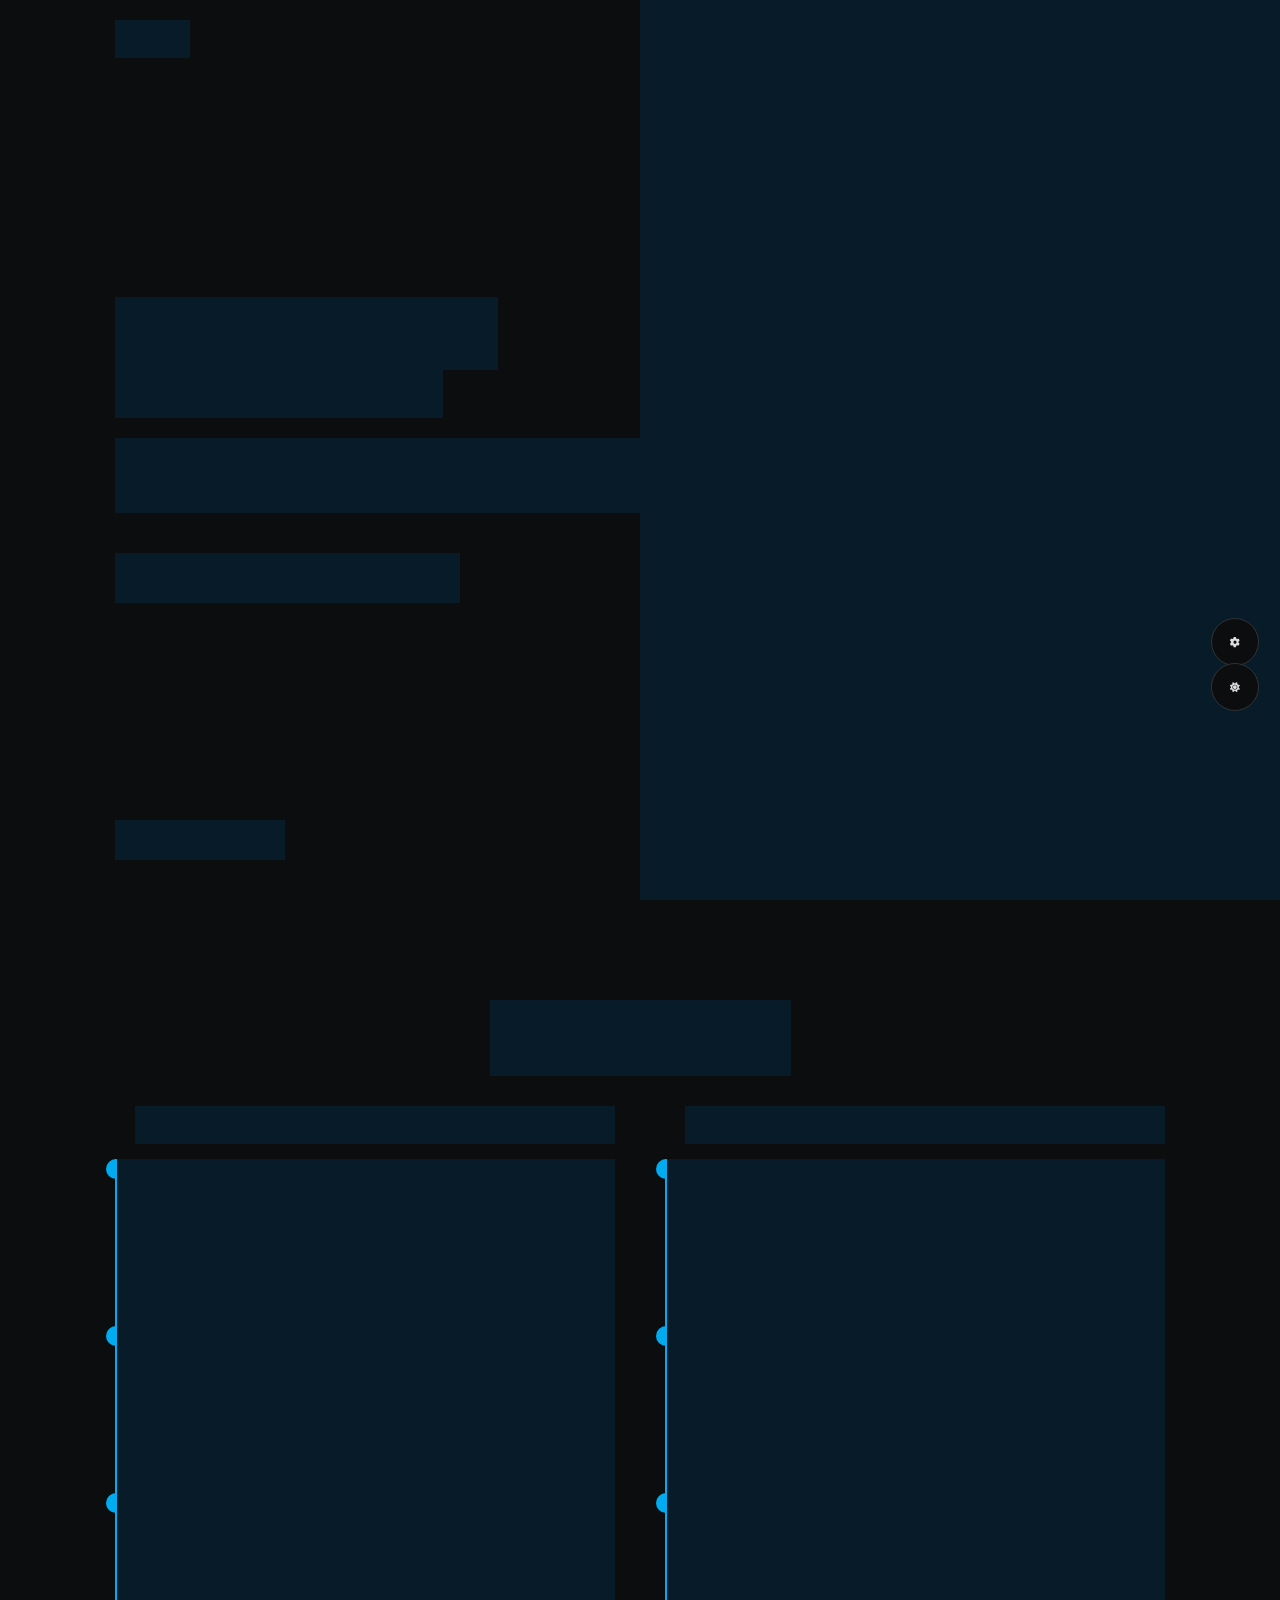
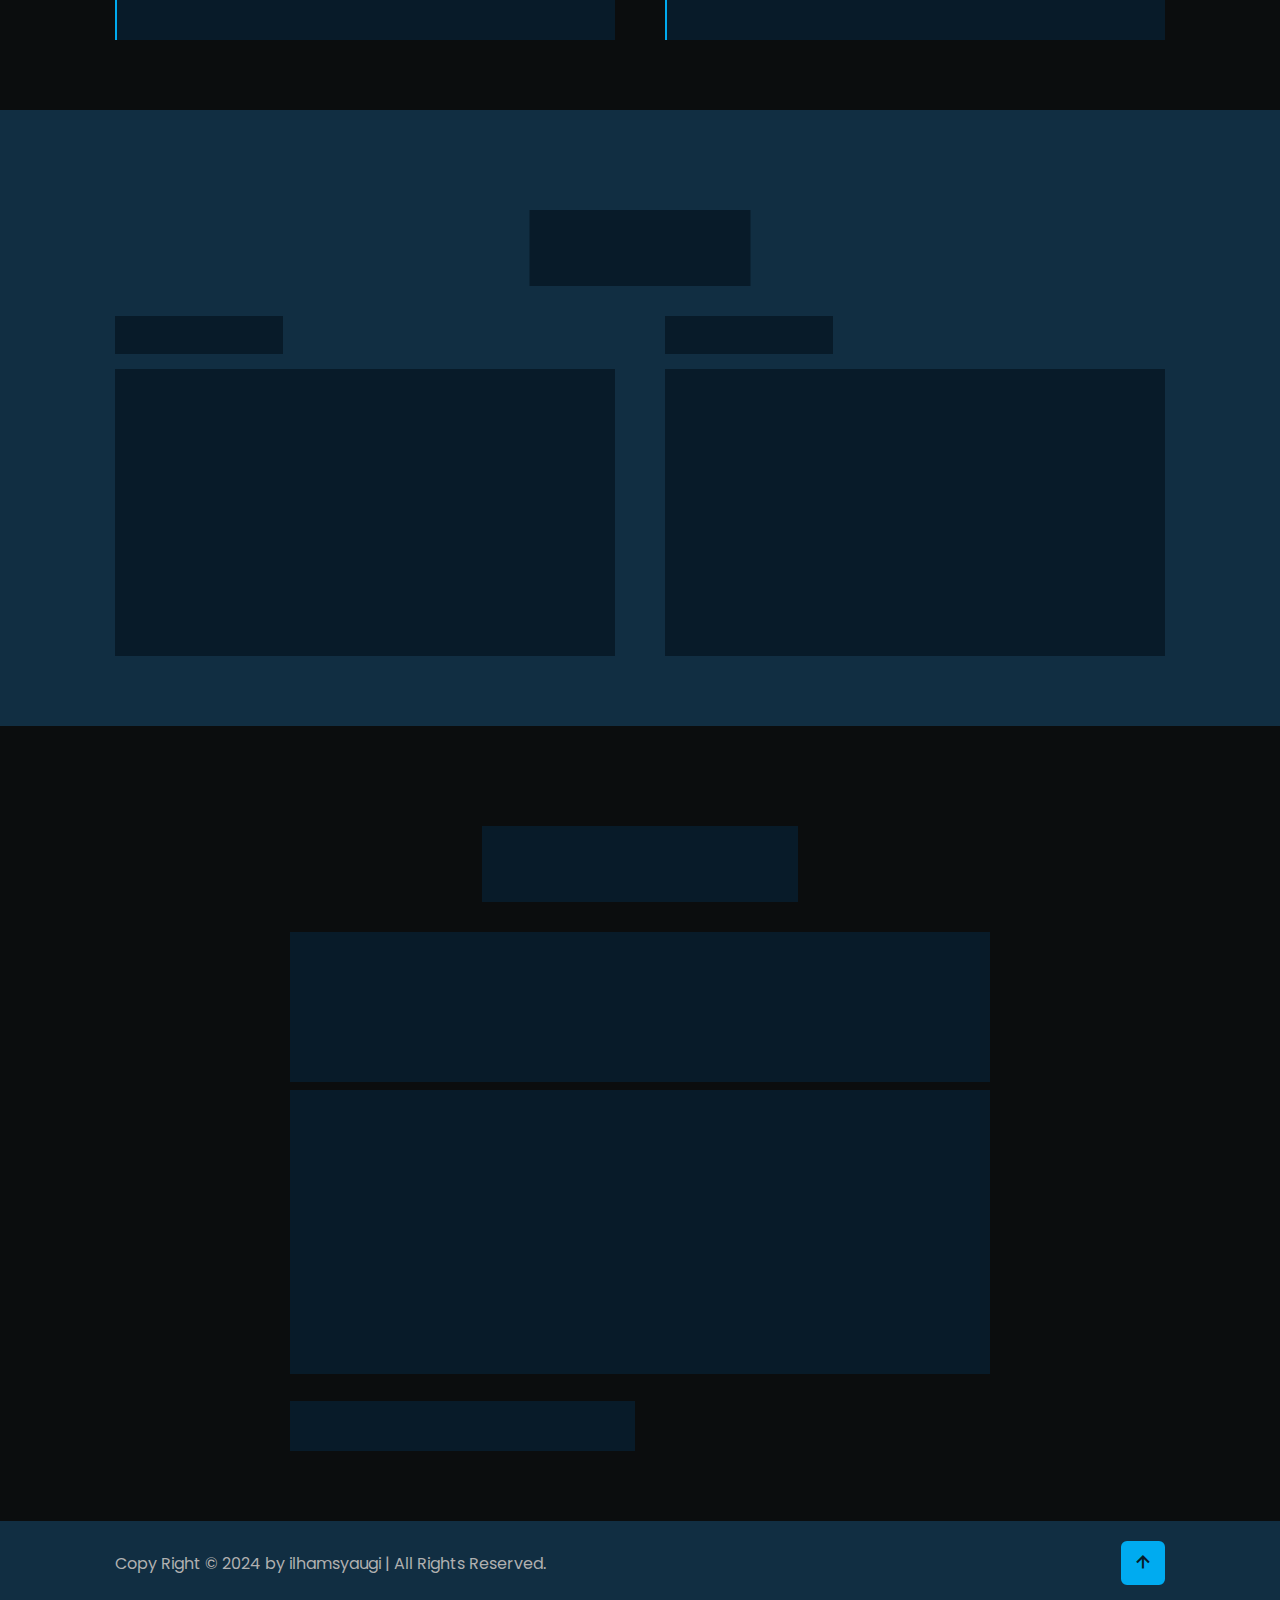
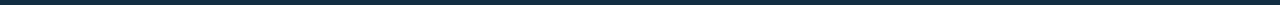
<file: latihan1/index.html>
<!DOCTYPE html>
<html lang="en">
<head>
    <meta charset="UTF-8">
    <meta name="viewport" content="width=device-width, initial-scale=1.0">
    <title>Document</title>

    <!-- FONT AWESOME  -->
    <link rel="stylesheet" href="https://cdnjs.cloudflare.com/ajax/libs/font-awesome/6.7.2/css/all.min.css">


    <!-- box icons -->
    <link href='https://unpkg.com/boxicons@2.1.4/css/boxicons.min.css' rel='stylesheet'>

    <link rel="stylesheet" href="style1.css">

</head>
<body>

    <!-- STYLE SWITCHER -->
    <input type="radio" name="color" id="color-1"/>
    <input type="radio" name="color" id="color-2"/>
    <input type="radio" name="color" id="color-3"/>
    <input type="radio" name="color" id="color-4"/>
    <input type="radio" name="color" id="color-5"/>
    <input type="radio" name="color" id="color-6"/>
    <input type="radio" name="color" id="color-7"/>
    <input type="radio" name="color" id="color-8"/>
    <input type="radio" name="color" id="color-9"/>
    <input type="radio" name="color" id="color-10"/>
    <input type="checkbox" id="toggler"/>
    <input type="checkbox" id="day-night"/>

   <div class="style__switcher">

       <label for="toggler" class="style__switcher-toggler">
           <i class="fa-solid fa-gear fa-spin"></i>
       </label>
   
       <label for="day-night" class="style__switcher-theme">
           <i class="fa-solid fa-sun"></i>
           <i class="fa-solid fa-moon"></i>
       </label>
       <h3 class="style__switcher-title">Theme Colors</h3>
       
       <div class="style__switcher-colors">
           <label for="color-1" class="color-1 color"></label>
           <label for="color-2" class="color-2 color"></label>
           <label for="color-3" class="color-3 color"></label>
           <label for="color-4" class="color-4 color"></label>
           <label for="color-5" class="color-5 color"></label>
           <label for="color-6" class="color-6 color"></label>
           <label for="color-7" class="color-7 color"></label>
           <label for="color-8" class="color-8 color"></label>
           <label for="color-9" class="color-9 color"></label>
           <label for="color-10" class="color-10 color"></label>
       </div>
    </div>
    <!-- header design -->
     
    <header class="header">
        <a href="#" class="logo">|   مَلَفّ   |<span class="animate" style="--i:1;"></span></a>

        <div class="bx bx-menu" id="menu-icon"><span class="animate" style="--i:2;"></span></div>

        <nav class="navbar">
            <a href="#home" class="active">Home</a>
            <a href="#about">About</a>
            <a href="#education">Education</a>
            <a href="#skills">Skills</a>
            <a href="#contact">Contact</a>

            <span class="active-nav"></span>
            <span class="animate" style="--i:2;"></span>
        </nav>
    </header>

    <!-- home section design -->
     <section class="home show-animate" id="home">
        <div class="home-content">
            <h1>Hi, I'm  <span>Syaugi </span><span class="animate" style="--i:2;"></span></h1>
            <div class="text-animate">
                <h3>Frontend Developer</h3>
                <span class="animate" style="--i:3;"></span>
            </div>
            <p>Lorem ipsum dolor sit amet, consectetur adipisicing elit. Corporis eveniet, amet unde ducimus consectetur iste repellendus repellat voluptate consequuntur? Aspernatur minus dolores cumque! Officiis, autem.  <span class="animate" style="--i:4;"></span>
            </p>

            <div class="btn-box">
                <a href="#" class="btn">Hire Me</a>
                <a href="#" class="btn">Lets Talk</a>
                <span class="animate" style="--i:5;"></span>
            </div>
        </div>

        <div class="home-sci">
            <a href="#"><i class='bx bxl-instagram'></i></a>
            <a href="#"><i class='bx bxl-facebook'></i></a>
            <a href="#"><i class='bx bxl-whatsapp'></i></a>

            <span class="animate" style="--i:6;"></span>
        </div>

        <div class="home-imgHover"></div>
        <span class="animate home-img" style="--i:7;"></span>
     </section>

    <!--education section design-->
    <section class="education" id="education">
        <h2 class="heading">My <span>Journey</span><span class="animate scroll" style="--i:1;"></span></h2>

        <div class="education-row">
            <div class="education-column">
                <h3 class="title">Education<span class="animate scroll" style="--i:2;"></span></h3>

                <div class="education-box">
                    <div class="education-content">
                        <div class="content">
                            <div class="year"><i class='bx bxs-calendar' ></i>2022-1233</div>
                            <h3>Master Degree - University</h3>
                            <p>Lorem ipsum dolor sit amet consectetur adipisicing elit. Eum, vero. Eos voluptatem quibusdam saepe laborum.</p>
                        </div>
                    </div>

                    <div class="education-content">
                        <div class="content">
                            <div class="year"><i class='bx bxs-calendar' ></i>1231-2122</div>
                            <h3>Master Degree - University</h3>
                            <p>Lorem ipsum dolor sit amet consectetur adipisicing elit. Eum, vero. Eos voluptatem quibusdam saepe laborum.</p>
                        </div>
                    </div>

                    <div class="education-content">
                        <div class="content">
                            <div class="year"><i class='bx bxs-calendar' ></i>1202-2113</div>
                            <h3>Master Degree - University</h3>
                            <p>Lorem ipsum dolor sit amet consectetur adipisicing elit. Eum, vero. Eos voluptatem quibusdam saepe laborum.</p>
                        </div>
                    </div>
                    <span class="animate scroll" style="--i:3;"></span>
                </div>
            </div>
            <div class="education-column">
                <h3 class="title">Experience <span class="animate scroll" style="--i:5;"></span></h3>

                <div class="education-box">
                    <div class="education-content">
                        <div class="content">
                            <div class="year"><i class='bx bxs-calendar' ></i>2024-2021</div>
                            <h3>Web Developer</h3>
                            <p>Lorem ipsum dolor sit amet consectetur adipisicing elit. Eum, vero. Eos voluptatem quibusdam saepe laborum.</p>
                        </div>
                    </div>

                    <div class="education-content">
                        <div class="content">
                            <div class="year"><i class='bx bxs-calendar' ></i>2024-2021</div>
                            <h3>Web Developer</h3>
                            <p>Lorem ipsum dolor sit amet consectetur adipisicing elit. Eum, vero. Eos voluptatem quibusdam saepe laborum.</p>
                        </div>
                    </div>

                    <div class="education-content">
                        <div class="content">
                            <div class="year"><i class='bx bxs-calendar' ></i>1222-2112</div>
                            <h3>Web Developer</h3>
                            <p>Lorem ipsum dolor sit amet consectetur adipisicing elit. Eum, vero. Eos voluptatem quibusdam saepe laborum.</p>
                        </div>
                    </div>
                    <span class="animate scroll" style="--i:6;"></span>
                </div>
           </div>
        </div>
    </section>

    <!-- skills section design -->
     <section class="skills" id="skills">
        <h2 class="heading">My <span>Skills</span><span class="animate scroll" style="--i:1;"></span></h2>

        <div class="skills-row">
            <div class="skills-column">
                <h3 class="title">Coding Skills<span class="animate scroll" style="--i:2;"></span></h3>

                <div class="skills-box">
                    <div class="skills-content">
                        <div class="progress">
                            <h3>HTML <span>90%</span></h3>
                            <div class="bar"><span></span></div>
                        </div>

                        <div class="progress">
                            <h3>CSS <span>90%</span></h3>
                            <div class="bar"><span></span></div>
                        </div>

                        <div class="progress">
                            <h3>JavaScript <span>90%</span></h3>
                            <div class="bar"><span></span></div>
                        </div>
                    </div>

                    <span class="animate scroll" style="--i:3;"></span>
                </div>
            </div>

            <div class="skills-column">
                <h3 class="title">Coding Skills<span class="animate scroll" style="--i:5;"></span></h3>

                <div class="skills-box">
                    <div class="skills-content">
                        <div class="progress">
                            <h3>HTML <span>20%</span></h3>
                            <div class="bar"><span></span></div>
                        </div>

                        <div class="progress">
                            <h3>CSS <span>20%</span></h3>
                            <div class="bar"><span></span></div>
                        </div>

                        <div class="progress">
                            <h3>JavaScript<span>14%</span></h3>
                            <div class="bar"><span></span></div>
                        </div>
                    </div>
                    <span class="animate scroll" style="--i:6;"></span>
                </div>
            </div>
        </div>
      </section>

      <!-- contact section deisgn  -->
       <section class="contact" id="contact">
        <h2 class="heading">Contact <span>Me!</span><span class="animate scroll" style="--i:1;"></span></h2>

        <form action="https://api.web3forms.com/submit" method="POST">
            <div class="input-box">
                <div class="input-field">
                    <input type="hidden" name="access_key" value="da3dcfee-0ff8-4eed-99e6-4515cd27019e">
                    <input type="text" name="name" placeholder="Full Name" class="contact-inputs" required>
                    <span class="focus"></span>
                </div>
                <div class="input-field">
                    <input type="text" name="email" placeholder="Email Address" class="contact-inputs" required>
                    <span class="focus"></span>
                </div>

                <span class="animate scroll" style="--i:3;"></span>
            </div>

            <div class="input-box">
                <div class="input-field">
                    <input type="number" placeholder="Mobile Number" required>
                    <span class="focus"></span>
                </div>
                <div class="input-field">
                    <input type="text" placeholder="Email Subject" required>
                    <span class="focus"></span>
                </div>

                <span class="animate scroll" style="--i:5;"></span>
            </div>

            <div class="textarea-field">
                <textarea name="message" id="" cols="30" rows="10" placeholder="Your Massage" required></textarea>
                <span class="focus"></span>

                <span class="animate scroll" style="--i:7;"></span>
            </div>

            <div class="btn-box btns">
                <button type="submit" class="btn">Submit</button>

                <span class="animate scroll" style="--i:9;"></span>
            </div>
        </form>
    </section>

       <!-- footer design -->
        <footer class="footer">
            <div class="footer-text">
                <p>Copy Right &copy; 2024 by ilhamsyaugi | All Rights Reserved.</p>

            </div>

            <div class="footer-iconTop">
                <a href="#"><i class='bx bx-up-arrow-alt' ></i></a>

            </div>
        </footer>
     
    <script src="script.js"></script>
</body>
</html>
</file>
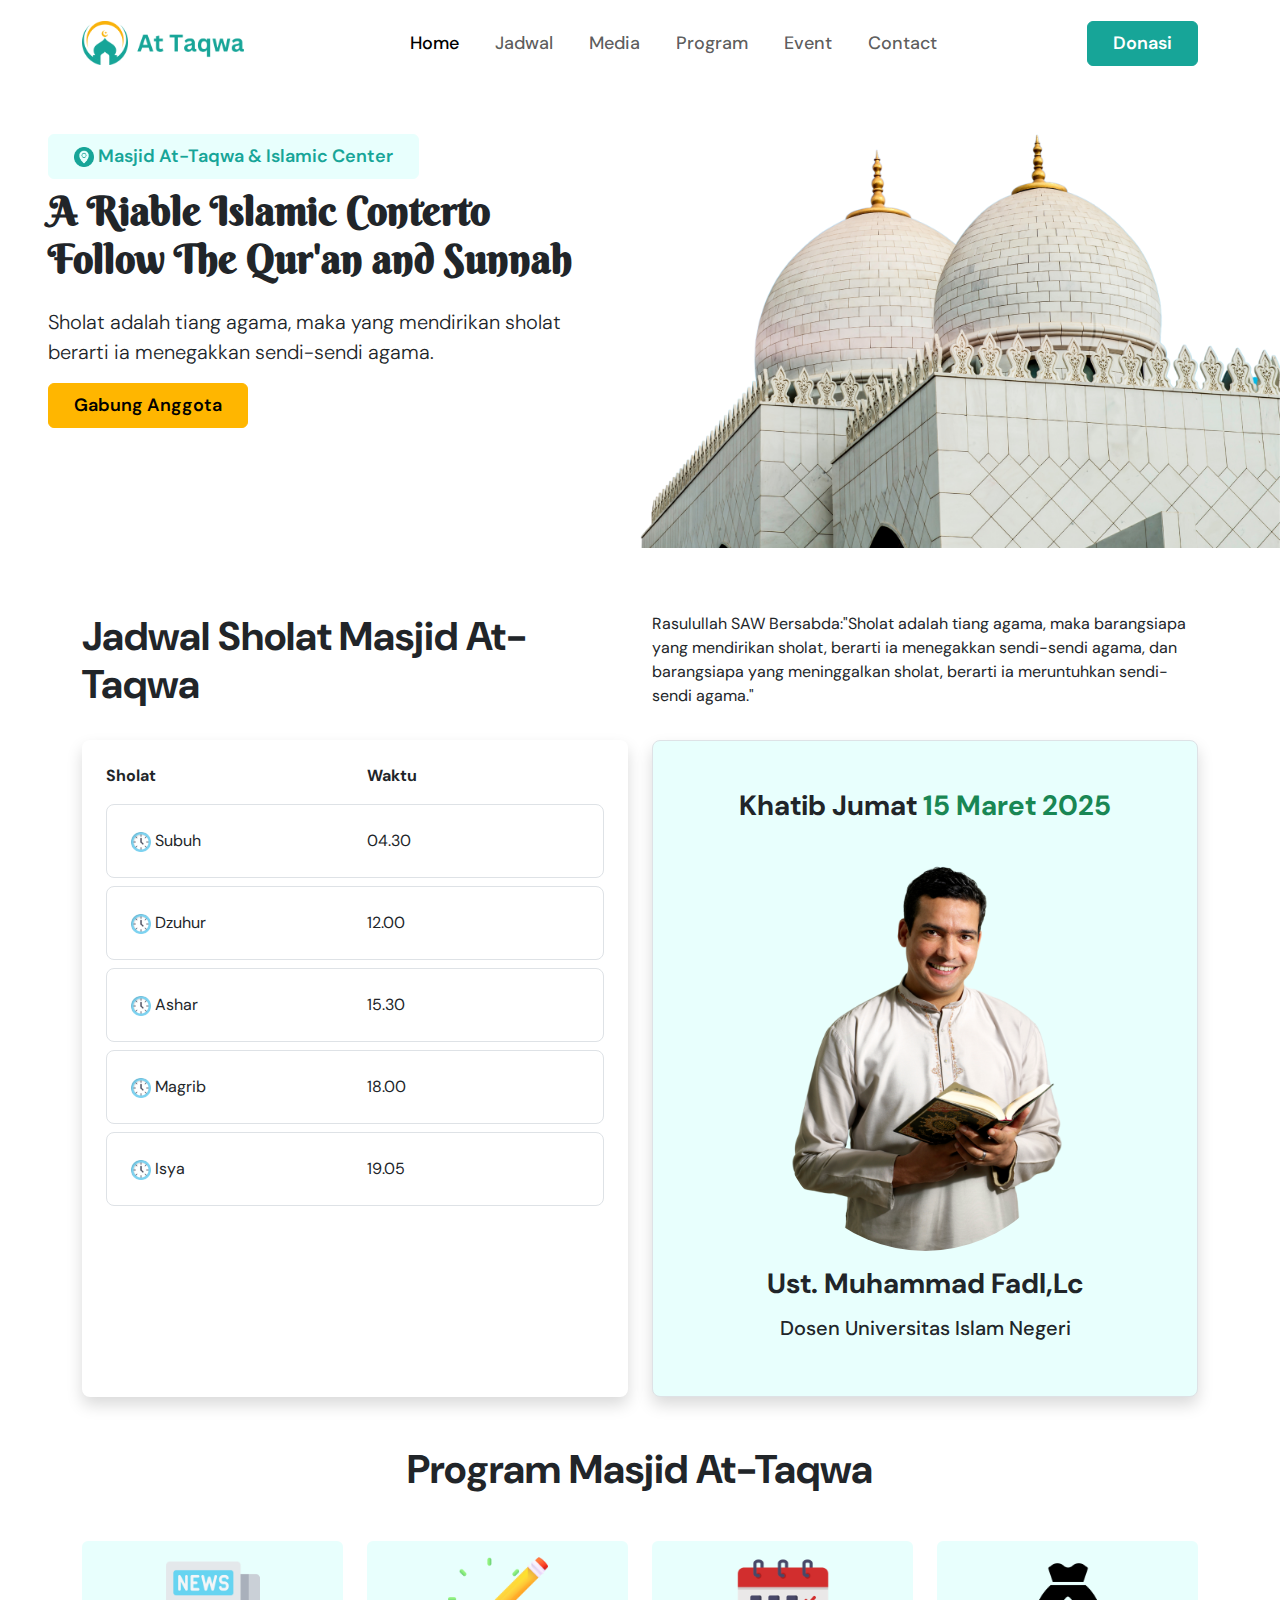
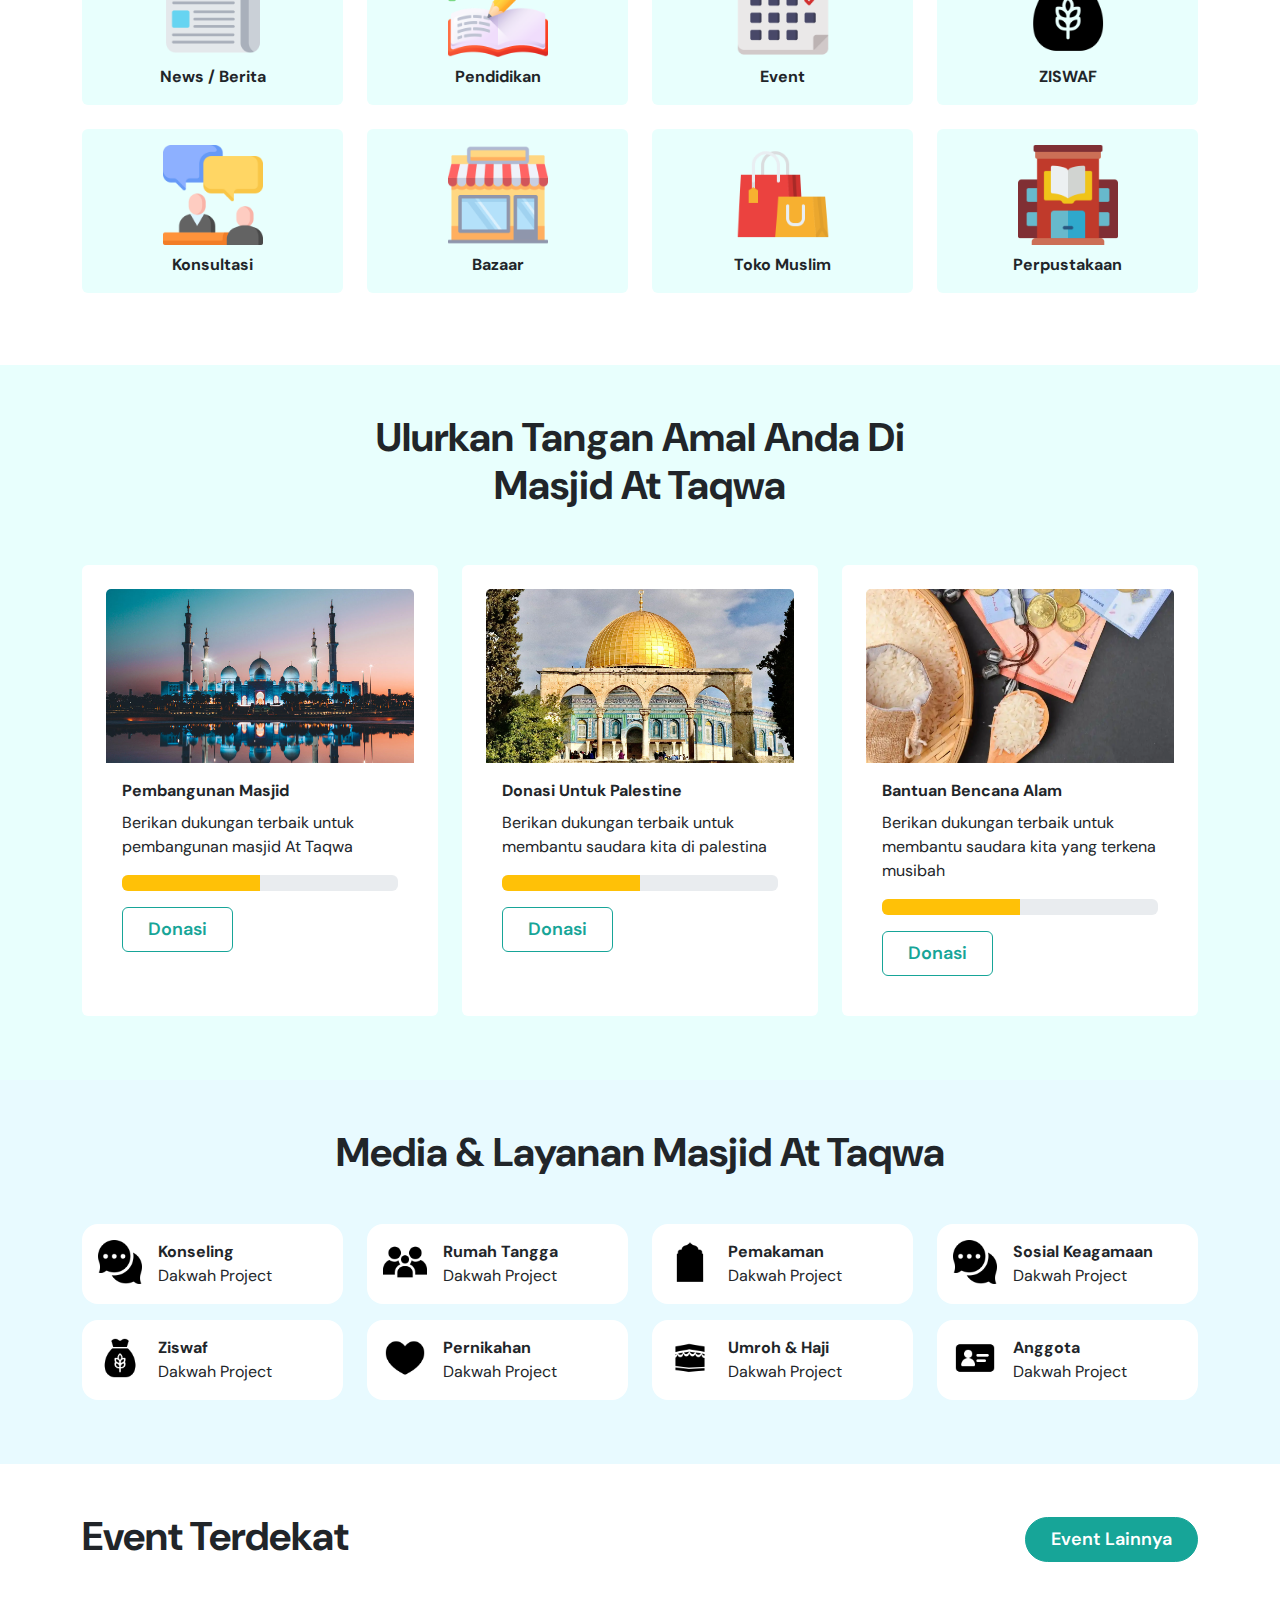
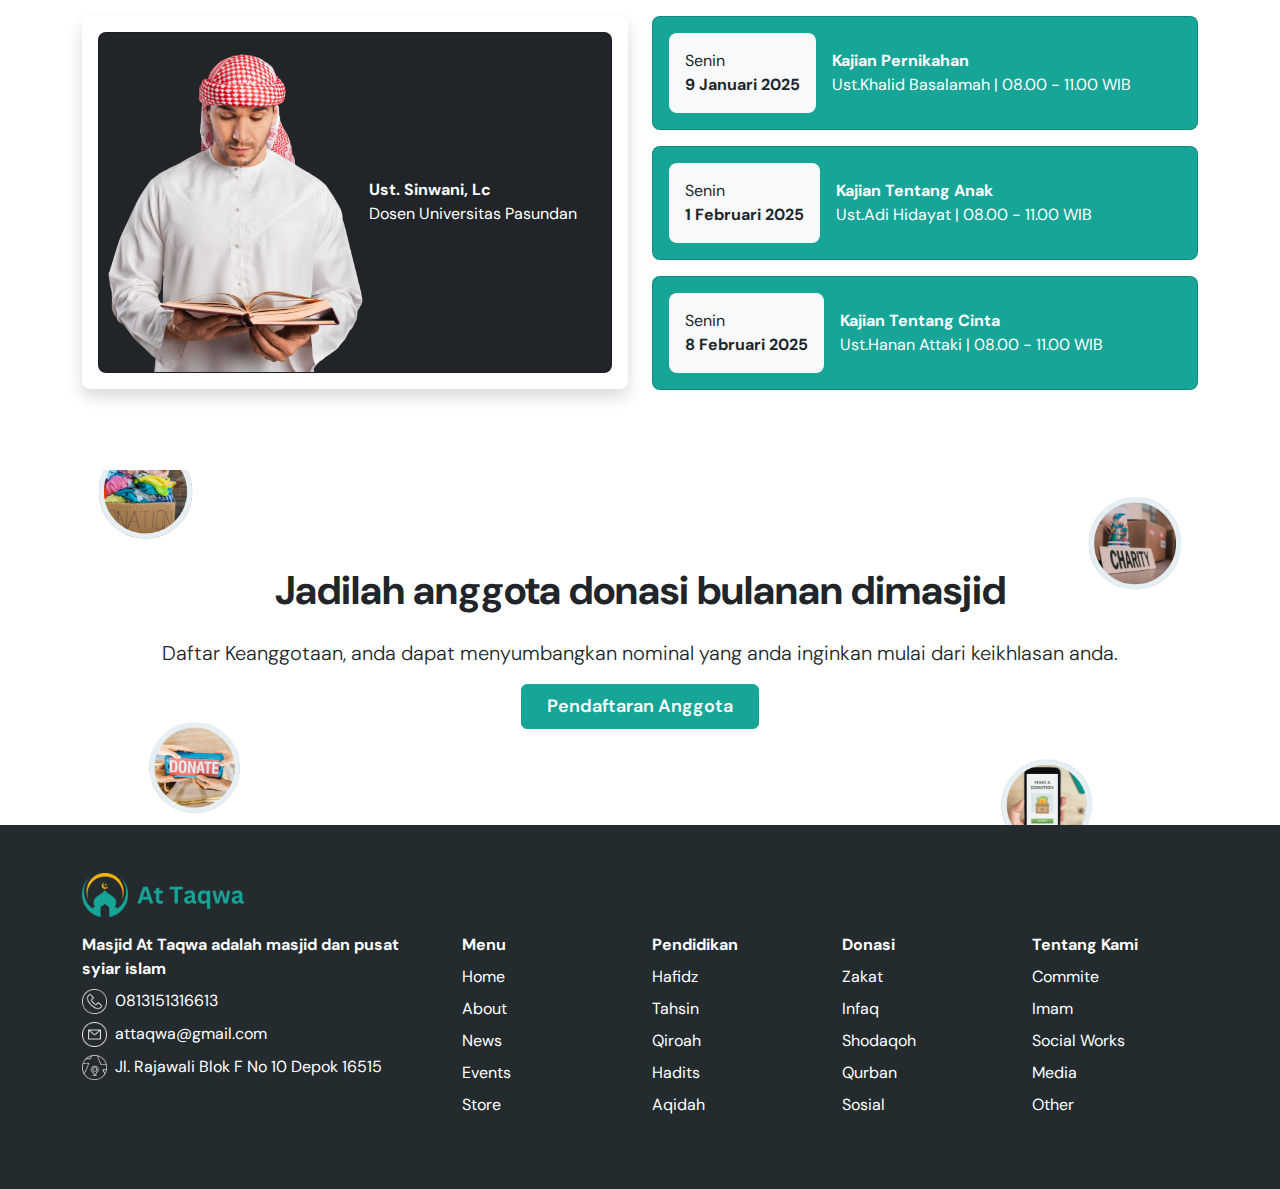
<file: tubes2/index.html>
<!doctype html>
<html lang="en">

<head>
    <meta charset="utf-8">
    <meta name="viewport" content="width=device-width, initial-scale=1">
    <link rel="shortcut icon" href="images/logo-ico.png" type="image/x-icon">
    <title>Masjid At Taqwa</title>
    <link href="https://cdn.jsdelivr.net/npm/bootstrap@5.3.3/dist/css/bootstrap.min.css" rel="stylesheet"
        integrity="sha384-QWTKZyjpPEjISv5WaRU9OFeRpok6YctnYmDr5pNlyT2bRjXh0JMhjY6hW+ALEwIH" crossorigin="anonymous">

    <!-- Style -->
    <link rel="stylesheet" href="style.css">
</head>

<body>
    <!-- Navbar -->
    <nav class="navbar navbar-expand-lg bg-white py-3">
        <div class="container">
          <a class="navbar-brand" href="#">
            <img src="images/logo.png" height="44" alt="">
          </a>
          <button class="navbar-toggler" type="button" data-bs-toggle="collapse" data-bs-target="#navbarSupportedContent" aria-controls="navbarSupportedContent" aria-expanded="false" aria-label="Toggle navigation">
            <span class="navbar-toggler-icon"></span>
          </button>
          <div class="collapse navbar-collapse" id="navbarSupportedContent">
            <ul class="navbar-nav me-auto ms-auto mb-2 mb-lg-0">
              <li class="nav-item">
                <a class="nav-link active" aria-current="page" href="#home">Home</a>
              </li>
              <li class="nav-item">
                <a class="nav-link" href="#jadwal">Jadwal</a>
              </li>
              <li class="nav-item">
                <a class="nav-link" href="#media">Media</a>
              </li>
              <li class="nav-item">
                <a class="nav-link" href="#program">Program</a>
              </li>
              <li class="nav-item">
                <a class="nav-link" href="#event">Event</a>
              </li>
              <li class="nav-item">
                <a class="nav-link" href="#contact">Contact</a>
              </li>
              
            </ul>
            <div class="d-flex">
              <button class="btn btn-success">Donasi</button>
            </div>
          </div>
        </div>
      </nav>
    <!-- Navbar -->
     <section id="home">
        <div class="container-fluid py-5">
            <div class="row flex-lg-row-reverse">
                <div class="col-lg-6 p-0 mb-3">
                    <img src="images/il-masjid.png" class="img-fluid" alt="">
                </div>
                <div class="col-lg-6 px-5">
                    <button class="btn btn-light-success mb-2">
                        <img src="images/ic-location.png" height="20" alt="">
                        Masjid At-Taqwa & Islamic Center
                    </button>
                    <h1 class="display-6 fw-bold font-bs lh-2 mb-4">
                        A Riable Islamic Conterto Follow The Qur'an and Sunnah
                    </h1>
                    <div class="lead mb-3">
                        Sholat adalah tiang agama, maka yang mendirikan sholat berarti ia menegakkan sendi-sendi agama.
                    </div>
                    <button class="btn btn-warning">Gabung Anggota</button>
                </div>
            </div>
        </div>
     </section>

    <!-- Jadwal Sholat -->
    <section id="jadwal">
        <div class="container pb-5">
            <div class="row mb-3">
                <div class="col-lg-6">
                    <h1 class="fw-bold">Jadwal Sholat Masjid At-Taqwa</h1>
                </div>
                <div class="col-lg-6">
                    <p>Rasulullah SAW Bersabda:"Sholat adalah tiang agama, maka barangsiapa yang mendirikan sholat, berarti ia menegakkan sendi-sendi agama, dan barangsiapa yang meninggalkan sholat, berarti ia meruntuhkan sendi-sendi agama."</p>
                </div>
            </div>

            <div class="row">
                <div class="col-lg-6">
                    <div class="card h-100 bg-white shadow rounded-3 p-4 border-0">
                        <div class="row mb-3">
                            <div class="col-lg-6 fw-bold">
                                Sholat
                            </div>
                            <div class="col-lg-6 fw-bold"> Waktu</div>
                        </div>
                        <div class="card bg-white p-4 border rounded-3 mb-2">
                            <div class="row">
                                <div class="col-lg-6">
                                    <img src="images/ic-clock.png" height="20"  alt="">
                                    Subuh
                                </div>
                                <div class="col-lg-6">
                                    04.30
                                </div>
                            </div>
                        </div>
                        <div class="card bg-white p-4 border rounded-3 mb-2">
                            <div class="row">
                                <div class="col-lg-6">
                                    <img src="images/ic-clock.png" height="20"  alt="">
                                    Dzuhur
                                </div>
                                <div class="col-lg-6">
                                    12.00
                                </div>
                            </div>
                        </div>
                        <div class="card bg-white p-4 border rounded-3 mb-2">
                            <div class="row">
                                <div class="col-lg-6">
                                    <img src="images/ic-clock.png" height="20"  alt="">
                                    Ashar
                                </div>
                                <div class="col-lg-6">
                                    15.30
                                </div>
                            </div>
                        </div>
                        <div class="card bg-white p-4 border rounded-3 mb-2">
                            <div class="row">
                                <div class="col-lg-6">
                                    <img src="images/ic-clock.png" height="20"  alt="">
                                    Magrib
                                </div>
                                <div class="col-lg-6">
                                    18.00
                                </div>
                            </div>
                        </div>
                        <div class="card bg-white p-4 border rounded-3 mb-2">
                            <div class="row">
                                <div class="col-lg-6">
                                    <img src="images/ic-clock.png" height="20"  alt="">
                                    Isya
                                </div>
                                <div class="col-lg-6">
                                    19.05
                                </div>
                            </div>
                        </div>
                    </div>
                </div>
                <div class="col-lg-6">
                    <div class="card h-100 p-5 border rounded-3 shadow bg-light-success">
                        <div class="text-center">
                            <h3 class="fw-bold mb-3">Khatib Jumat <span class="text-success">15 Maret 2025</span></h3>
                            <img src="images/ustad01.png" class="rounded-pill mb-3" width="300" alt="">
                            <h3 class="fw-bold mb-3">Ust. Muhammad Fadl,Lc</h3>
                            <h5>Dosen Universitas Islam Negeri</h5>
                        </div>
                    </div>
                </div>
            </div>
        </div>
    </section>

    <!-- Program -->
     <section id="program">
        <div class="container pb-5">
            <div class="text-center mb-5">
                <h1 class="display-6 fw-bold lh-2">Program Masjid At-Taqwa</h1>
            </div>

            <div class="row">
                <div class="col-lg-3 col-6 mb-4">
                    <div class="card border-0 bg-light-success">
                        <div class="card-body text-center">
                            <img src="images/ic-news.png" height="100" width="100" class="mb-2" alt="">
                            <div class="fw-bold">News / Berita</div>
                        </div>
                    </div>
                </div>
                <div class="col-lg-3 col-6 mb-4">
                    <div class="card border-0 bg-light-success">
                        <div class="card-body text-center">
                            <img src="images/ic-education.png" height="100" width="100" class="mb-2" alt="">
                            <div class="fw-bold">Pendidikan</div>
                        </div>
                    </div>
                </div>
                <div class="col-lg-3 col-6 mb-4">
                    <div class="card border-0 bg-light-success">
                        <div class="card-body text-center">
                            <img src="images/ic-event.png" height="100" width="100" class="mb-2" alt="">
                            <div class="fw-bold">Event</div>
                        </div>
                    </div>
                </div>
                <div class="col-lg-3 col-6 mb-4">
                    <div class="card border-0 bg-light-success">
                        <div class="card-body text-center">
                            <img src="images/ic-zakat.png" height="100" width="100" class="mb-2" alt="">
                            <div class="fw-bold">ZISWAF</div>
                        </div>
                    </div>
                </div>

                <div class="col-lg-3 col-6 mb-4">
                    <div class="card border-0 bg-light-success">
                        <div class="card-body text-center">
                            <img src="images/ic-konsultasi.png" height="100" width="100" class="mb-2" alt="">
                            <div class="fw-bold">Konsultasi</div>
                        </div>
                    </div>
                </div>
                <div class="col-lg-3 col-6 mb-4">
                    <div class="card border-0 bg-light-success">
                        <div class="card-body text-center">
                            <img src="images/ic-bazaar.png" height="100" width="100" class="mb-2" alt="">
                            <div class="fw-bold">Bazaar</div>
                        </div>
                    </div>
                </div>
                <div class="col-lg-3 col-6 mb-4">
                    <div class="card border-0 bg-light-success">
                        <div class="card-body text-center">
                            <img src="images/ic-shop.png" height="100" width="100" class="mb-2" alt="">
                            <div class="fw-bold">Toko Muslim</div>
                        </div>
                    </div>
                </div>
                <div class="col-lg-3 col-6 mb-4">
                    <div class="card border-0 bg-light-success">
                        <div class="card-body text-center">
                            <img src="images/ic-library.png" height="100" width="100" class="mb-2" alt="">
                            <div class="fw-bold">Perpustakaan</div>
                        </div>
                    </div>
                </div>
            </div>
        </div>
     </section>

     <!-- Donasi -->
      <section id="donasi" class="bg-light-success">
        <div class="container py-5">
            <div class="d-flex justify-content-center text-center mb-5">
                <h1 class="display-6 fw-bold w-50 lh-2">Ulurkan Tangan Amal Anda Di Masjid At Taqwa</h1>
            </div>
            <div class="row">
                <div class="col-lg-4 mb-3">
                    <div class="card bg-white border-0 p-4 h-100">
                        <img src="images/donasi-masjid.jpg" class="card-img-top" alt="">
                        <div class="card-body">
                            <div class="card-title fw-bold">Pembangunan Masjid</div>
                            <div class="card-text mb-3">Berikan dukungan terbaik untuk pembangunan masjid At Taqwa</div>
                            <div class="progress mb-3" role="progressbar" aria-label="Info example" aria-valuenow="50" aria-valuemin="0" aria-valuemax="100">
                                <div class="progress-bar bg-warning" style="width: 50%"></div>
                            </div>
                            <button class="btn btn-outline-success">Donasi</button>
                        </div>
                    </div>
                </div>
                <div class="col-lg-4 mb-3">
                    <div class="card bg-white border-0 p-4 h-100">
                        <img src="images/donasi-palestina.jpg" class="card-img-top" alt="">
                        <div class="card-body">
                            <div class="card-title fw-bold">Donasi Untuk Palestine</div>
                            <div class="card-text mb-3">Berikan dukungan terbaik untuk membantu saudara kita di palestina</div>
                            <div class="progress mb-3" role="progressbar" aria-label="Info example" aria-valuenow="50" aria-valuemin="0" aria-valuemax="100">
                                <div class="progress-bar bg-warning" style="width: 50%"></div>
                            </div>
                            <button class="btn btn-outline-success">Donasi</button>
                        </div>
                    </div>
                </div>
                <div class="col-lg-4 mb-3">
                    <div class="card bg-white border-0 p-4 h-100">
                        <img src="images/donasi-zakat.webp" class="card-img-top" alt="">
                        <div class="card-body">
                            <div class="card-title fw-bold">Bantuan Bencana Alam</div>
                            <div class="card-text mb-3">Berikan dukungan terbaik untuk membantu saudara kita yang terkena musibah</div>
                            <div class="progress mb-3" role="progressbar" aria-label="Info example" aria-valuenow="50" aria-valuemin="0" aria-valuemax="100">
                                <div class="progress-bar bg-warning" style="width: 50%"></div>
                            </div>
                            <button class="btn btn-outline-success">Donasi</button>
                        </div>
                    </div>
                </div>
            </div>
        </div>
      </section>

      <!-- Media -->
       <section id="media" class="bg-blue-light">
        <div class="container py-5">
            <div class="text-center mb-5">
                <h1 class="display-6 fw-bold lh-2">Media & Layanan Masjid At Taqwa</h1>
            </div>

            <div class="row">
                <div class="col-lg-3 col-6 mb-3">
                    <div class="card h-100 border-0 rounded-4 p-3">
                        <div class="d-flex">
                            <img src="images/ic-konseling.png" height="44" class="me-3" alt="">
                            <div>
                                <div class="fw-bold">Konseling</div>
                                <div>Dakwah Project</div>
                            </div>
                        </div>
                    </div>
                </div>
                <div class="col-lg-3 col-6 mb-3">
                    <div class="card h-100 border-0 rounded-4 p-3">
                        <div class="d-flex">
                            <img src="images/ic-parenting.png" height="44" class="me-3" alt="">
                            <div>
                                <div class="fw-bold">Rumah Tangga</div>
                                <div>Dakwah Project</div>
                            </div>
                        </div>
                    </div>
                </div>
                <div class="col-lg-3 col-6 mb-3">
                    <div class="card h-100 border-0 rounded-4 p-3">
                        <div class="d-flex">
                            <img src="images/ic-pemakaman.png" height="44" class="me-3" alt="">
                            <div>
                                <div class="fw-bold">Pemakaman</div>
                                <div>Dakwah Project</div>
                            </div>
                        </div>
                    </div>
                </div>
                <div class="col-lg-3 col-6 mb-3">
                    <div class="card border-0 rounded-4 p-3">
                        <div class="d-flex">
                            <img src="images/ic-konseling.png" height="44" class="me-3" alt="">
                            <div>
                                <div class="fw-bold">Sosial Keagamaan</div>
                                <div>Dakwah Project</div>
                            </div>
                        </div>
                    </div>
                </div>

                <div class="col-lg-3 col-6 mb-3">
                    <div class="card h-100 border-0 rounded-4 p-3">
                        <div class="d-flex">
                            <img src="images/ic-zakat.png" height="44" class="me-3" alt="">
                            <div>
                                <div class="fw-bold">Ziswaf</div>
                                <div>Dakwah Project</div>
                            </div>
                        </div>
                    </div>
                </div>
                <div class="col-lg-3 col-6 mb-3">
                    <div class="card h-100 border-0 rounded-4 p-3">
                        <div class="d-flex">
                            <img src="images/ic-love.png" height="44" class="me-3" alt="">
                            <div>
                                <div class="fw-bold">Pernikahan</div>
                                <div>Dakwah Project</div>
                            </div>
                        </div>
                    </div>
                </div>
                <div class="col-lg-3 col-6 mb-3">
                    <div class="card border-0 rounded-4 p-3">
                        <div class="d-flex">
                            <img src="images/ic-kabah.png" height="44" class="me-3" alt="">
                            <div>
                                <div class="fw-bold">Umroh & Haji</div>
                                <div>Dakwah Project</div>
                            </div>
                        </div>
                    </div>
                </div>
                <div class="col-lg-3 col-6 mb-3">
                    <div class="card h-100 border-0 rounded-4 p-3">
                        <div class="d-flex">
                            <img src="images/ic-member.png" height="44" class="me-3" alt="">
                            <div>
                                <div class="fw-bold">Anggota</div>
                                <div>Dakwah Project</div>
                            </div>
                        </div>
                    </div>
                </div>
            </div>
        </div>
       </section>

       <!-- Event -->
        <section id="event">
            <div class="container py-5">
                <div class="d-flex justify-content-between align-items-center mb-5">
                    <div>
                        <h1 class="fw-bold">Event Terdekat</h1>
                    </div>
                    <div>
                        <button class="btn btn-success rounded-pill">Event Lainnya</button>
                    </div>
                </div>

                <div class="row">
                    <div class="col-lg-6 mb-3">
                        <div class="card bg-white rounded-3 border-0 p-3 shadow">
                            <div class="card bg-dark rounded-3">
                                <div class="d-flex align-items-center">
                                    <img src="images/ustad02.png" class="img-fluid" width="270" class="me-3" alt="">
                                    <div>
                                        <div class="fw-bold text-white">Ust. Sinwani, Lc</div>
                                        <div class="text-white">Dosen Universitas Pasundan</div>
                                    </div>
                                </div>
                            </div>
                        </div>
                    </div>
                    <div class="col-lg-6 mb-3">
                        <div class="card bg-green rounded-3 p-3 mb-3">
                            <div class="d-flex align-items-center">
                                <div class="bg-light rounded-3 p-3 me-3">
                                    <div>Senin</div>
                                    <div class="fw-bold">9 Januari 2025</div>
                                </div>
                                <div>
                                    <div class="fw-bold text-white">Kajian Pernikahan</div>
                                    <div class="text-white">Ust.Khalid Basalamah | 08.00 - 11.00 WIB</div>
                                </div>
                            </div>
                        </div>
                        <div class="card bg-green rounded-3 p-3 mb-3">
                            <div class="d-flex align-items-center">
                                <div class="bg-light rounded-3 p-3 me-3">
                                    <div>Senin</div>
                                    <div class="fw-bold">1  Februari 2025</div>
                                </div>
                                <div>
                                    <div class="fw-bold text-white">Kajian Tentang Anak</div>
                                    <div class="text-white">Ust.Adi Hidayat | 08.00 - 11.00 WIB</div>
                                </div>
                            </div>
                        </div>
                        <div class="card bg-green rounded-3 p-3 mb-3">
                            <div class="d-flex align-items-center">
                                <div class="bg-light rounded-3 p-3 me-3">
                                    <div>Senin</div>
                                    <div class="fw-bold">8 Februari 2025</div>
                                </div>
                                <div>
                                    <div class="fw-bold text-white">Kajian Tentang Cinta</div>
                                    <div class="text-white">Ust.Hanan Attaki | 08.00 - 11.00 WIB</div>
                                </div>
                            </div>
                        </div>
                    </div>
                </div>
            </div>
        </section>

        <!--  Anggota -->
          <section class="anggota py-5">
            <div class="container col-xxl-8 text-center py-5">
                <div class="d-flex justify-content-center text-center mb-3">
                    <h1 class="display-6 fw-bold lh-2 ">
                        Jadilah anggota donasi bulanan dimasjid
                    </h1>
                </div>
                <div class="lead mb-3">
                    Daftar Keanggotaan, anda dapat menyumbangkan nominal yang anda inginkan mulai dari keikhlasan anda.
                </div>
                <button class="btn btn-success">Pendaftaran Anggota</button>
            </div>
          </section>

        <!-- Footer -->
           <section id="contact" class="contact">
            <div class="container py-5">
                <img src="images/logo.png" height="44" class="mb-3" alt="">
                <div class="row">
                    <div class="col-lg-4 mb-3">
                        <div class="fw-bold mb-2">Masjid At Taqwa adalah masjid dan pusat syiar islam</div>
                        <div class=" d-flex align-items-center mb-2">
                            <img src="images/ic-phone.png" height="25" class="me-2" alt="">
                            <div>0813151316613</div>
                        </div>
                        <div class="d-flex align-items-center mb-2">
                            <img src="images/ic-mail.png" height="25" class="me-2" alt="">
                            <div>attaqwa@gmail.com</div>
                        </div>
                        <div class="d-flex align-items-center mb-2">
                            <img src="images/ic-map.png" height="25" class="me-2" alt="">
                            <div>Jl. Rajawali Blok F No 10 Depok 16515</div>
                        </div>
                    </div>
                    <div class="col-lg-2 mb-3">
                        <div class="fw-bold mb-2">Menu</div>
                        <div class="mb-2">Home</div>
                        <div class="mb-2">About</div>
                        <div class="mb-2">News</div>
                        <div class="mb-2">Events</div>
                        <div class="mb-2">Store</div>
                    </div>
                    <div class="col-lg-2 mb-3">
                        <div class="fw-bold mb-2">Pendidikan</div>
                        <div class="mb-2">Hafidz</div>
                        <div class="mb-2">Tahsin</div>
                        <div class="mb-2">Qiroah</div>
                        <div class="mb-2">Hadits</div>
                        <div class="mb-2">Aqidah</div>
                    </div>
                    <div class="col-lg-2 mb-3">
                        <div class="fw-bold mb-2">Donasi</div>
                        <div class="mb-2">Zakat</div>
                        <div class="mb-2">Infaq</div>
                        <div class="mb-2">Shodaqoh</div>
                        <div class="mb-2">Qurban</div>
                        <div class="mb-2">Sosial</div>
                    </div>
                    <div class="col-lg-2 mb-3">
                        <div class="fw-bold mb-2">Tentang Kami</div>
                        <div class="mb-2">Commite</div>
                        <div class="mb-2">Imam</div>
                        <div class="mb-2">Social Works</div>
                        <div class="mb-2">Media</div>
                        <div class="mb-2">Other</div>
                    </div>

                </div>
            </div>
           </section>
        <script src="https://cdn.jsdelivr.net/npm/bootstrap@5.3.3/dist/js/bootstrap.bundle.min.js"
        integrity="sha384-YvpcrYf0tY3lHB60NNkmXc5s9fDVZLESaAA55NDzOxhy9GkcIdslK1eN7N6jIeHz"
        crossorigin="anonymous"></script>
</body>

</html>
</file>
<file: latihan1/style1.css>
@import url('https://fonts.googleapis.com/css2?family=Poppins:wght@300;400;500;600;700;800;900&display=swap');


:root {
    --bg-color:#081b29;
    --second-bg-color:#112e42;
    --text-color:#ededed;
    --main-color:#00abf0;
    
    /*========== Colors ==========*/
    /* Color mode HSL (hue, saturation,lightness) */
    --first-color: hsl(268, 77%, 58%);
    --first-color-dark:hsl(268, 78%, 51%);
    --first-color-light:hsl(268, 100%, 83%);
    --tittle-color:hsl(0, 0%, 87%);
    --text-color: hsl(0, 0%, 69%);
    --body-color: hsl(200, 12%, 5%);
    --container-color: hsl(200, 10%, 8%);
    --border-color:hsl(0, 0%, 20%);
    --white:#fff;
    /*=============== DARK THEME ===============*/
    #day-night:checked ~ * {
        --title-color:hsl(247, 27%, 31%);
        --text-color: hsl(0, 0%, 41%);
        --body-color: hsl(0, 0% 100%);
        --container-color: hsl(266, 78%, 98%);
        --border-color:hsl(0, 0%, 87%);
    }
}


* {
    margin: 0;
    padding: 0;
    box-sizing: border-box;
    text-decoration: none;
    border: none;
    outline: none;
    scroll-behavior: smooth;
    font-family: 'Poppins', sans-serif;
}

html {
    font-size: 62.5%;
    overflow-x: hidden;
}

body {
    background-color: var(--body-color);
    color: var(--text-color);
}


/* STYLE SWITCHER */

input[type='radio'],
input[type='checkbox'] {
    display: none;
}
.style__switcher {
    position: fixed;
    right: 0;
    bottom: 20%;
    padding: 1rem;
    width: 220px;
    border: 1px solid var(--border-color);
    background-color: var(--container-color);
    border-radius: 0.5rem;
    z-index: 1000;
    transform: translateX(100%);
    transition: all 0.3s ease;
}

#toggler:checked ~ .style__switcher {
    transform: translateX(0);
}
.style__switcher-toggler,
.style__switcher-theme {
    position: absolute;
    right: 110%;
    color: var(--tittle-color);
    background-color: var(--body-color);
    border: 1px solid var(--border-color);
    height: 48px;
    width: 48px;
    border-radius: 50%;
    cursor: pointer;
    display: grid;
    place-items: center;
    transition: all .3s ease;
}

.style__switcher-toggler {
    top: 7%;
}

.style__switcher-theme {
    bottom: 7%;
}

.style__switcher-theme .fa-moon {
    display: none;
}

#day-night:checked ~ * .fa-sun {
    display: none;
}

#day-night:checked ~ * .fa-moon {
    display: block;
}

.style__switcher-title {
    font-size: var(--large-font-size);
    margin-bottom: 0.75rem;
}
.style__switcher-colors {
    display: grid;
    grid-template-columns: repeat(5 ,1fr);
    gap: 0.5rem;
}
.style__switcher-colors .color {
    height: 30px;
    width: 30px;
    border-radius: 50%;
}
 
.color-1 {
    background-color: hsl(252, 35%, 51%);
}

.color-2 {
    background-color: hsl(351, 85%, 51%);
}

.color-3 {
    background-color: hsl(271, 76%, 53%);
}

.color-4 {
    background-color: hsl(225, 73%, 57%);
}

.color-5 {
    background-color: hsl(43, 74%, 49%);
}

.color-6 {
    background-color: hsl(339, 81%, 66%);
}

.color-7 {
    background-color: hsl(80, 61%, 50%);
}

.color-8 {
    background-color: hsl(19, 96%, 52%);
}

.color-9 {
    background-color: hsl(88 , 65%, 43%);
}

.color-10 {
    background-color: hsl(42, 100%, 50%);
}

#color-1:checked ~ * {
    --first-color: hsl(252, 35%, 51%);
    --first-color-dark:hsl(252, 25%, 51%);
    --first-color-light:hsl(252, 100%, 83%);
}


#color-2:checked ~ * {
    --first-color: hsl(351, 85%, 51%);
    --first-color-dark:hsl(351, 75%, 51%);
    --first-color-light:hsl(351, 100%, 83%);
}

#color-3:checked ~ * {
    --first-color: hsl(271, 76%, 53%);
    --first-color-dark:hsl(271, 60%, 53%);
    --first-color-light:hsl(271, 100%, 83%);
}


#color-4:checked ~ * {
    --first-color: hsl(43, 74%, 51%);
    --first-color-dark:hsl(43, 64%, 49%);
    --first-color-light:hsl(43, 100%, 83%);
}

#color-5:checked ~ * {
    --first-color: hsl(225, 73%, 57%);
    --first-color-dark:hsl(225, 63%, 57%);
    --first-color-light:hsl(225, 100%, 83%);
}


#color-6:checked ~ * {
    --first-color: hsl(339, 81%, 66%);
    --first-color-dark:hsl(339, 71%, 66%);
    --first-color-light:hsl(339, 100%, 83%);
}

#color-7:checked ~ * {
    --first-color: hsl(80, 61%, 50%);
    --first-color-dark:hsl(80, 51%, 50%);
    --first-color-light:hsl(80, 100%, 83%);
}


#color-8:checked ~ * {
    --first-color: hsl(19, 96%, 52%);
    --first-color-dark:hsl(19, 86%, 52%);
    --first-color-light:hsl(19, 100%, 83%);
}

#color-9:checked ~ * {
    --first-color: hsl(88, 65%, 43%);
    --first-color-dark:hsl(88, 55%, 43%);
    --first-color-light:hsl(88, 100%, 83%);
}


#color-10:checked ~ * {
    --first-color: hsl(42, 100%, 50%);
    --first-color-dark:hsl(42, 85%, 50%);
    --first-color-light:hsl(42, 100%, 83%);
}
/* header */
.header {
    position: fixed;
    top: 0;
    left: 0;
    width: 100%;
    padding: 2rem 9%;
    background: transparent;
    display: flex;
    justify-content: space-between;
    align-items: center;
    z-index: 100;
}

.header.sticky {
    background:var(--body-color);
}

.logo {
    position: relative;
    font-size: 2.5rem;
    color: var(--first-color);
    font-weight: 600;
}

.navbar {
    position: relative;
}

.navbar a {
    font-size: 1.7rem;
    color: var(--text-color);
    font-weight: 500;
    margin-left: 3.5rem;
    transition: .3s;
}

/* active link */

.navbar a:hover,
.navbar a.active {
    color: var(--first-color);
}

#menu-icon {
    position: relative;
    font-size: 3.6rem;
    color: var(--text-color);
    cursor: pointer;
    display: none;
}

section {
    min-height: 100vh;
    padding: 10rem 9% 2rem;
}
.heading {
    position: relative;
    font-size: 5rem;
    margin-bottom: 3rem;
    text-align: center;
}

span {
    color: var(--first-color);
}

.home {
    display: flex;
    align-items: center;
    padding: 0 9%;
    background: url() no-repeat;
    background-size: cover;
    background-position: center;
}

.home-content {
    max-width: 60rem;
    z-index: 99;
}

.home-content h1 {
    position: relative;
    display: inline-block;
    font-size: 5.6rem;
    font-weight: 700;
    line-height: 1.3;
}
.home-content h1 span {
    color: var(--text-color);
}

.home-content .text-animate {
    position: relative;
    width: 32.8rem;
}

.home-content .text-animate h3 {
    font-size: 3.2rem;
    font-weight: 700;   
    color: transparent;
    -webkit-text-stroke: .7px var(--first-color);
    background-image: linear-gradient(var(--first-color),var(--first-color));
    background-repeat: no-repeat;
    -webkit-background-clip: text;
    background-position: -33rem 0;
}

.home.show-animate .home-content .text-animate h3 {
    animation: homeBgText 6s linear infinite;
    animation-delay: 2s;
}

.home-content .text-animate h3::before {
    content: '';
    position: absolute;
    top: 0;
    left: 0;
    width: 0;
    height: 100%;
    border-right: 2px solid var(--first-color);
    z-index: -1;
}

.home.home.show-animate .home-content .text-animate h3::before {
    animation: homeCursorText 6s linear infinite;
    animation-delay: 2s;
}

.home-content p {
    position: relative;
    font-size: 1.6rem;
    margin: 2rem 0 4rem;
}

.btn-box {
    position: relative;
    display: flex;
    justify-content: space-between;
    width: 34.5rem;
    height: 5rem;
}

.btn-box .btn {
    position: relative;
    display: inline-flex;
    justify-content: center;
    align-items: center;
    width: 15rem;
    height: 100%;
    background: var(--first-color);
    border: .2rem solid var(--first-color);
    border-radius: .8rem;
    font-size: 1.8rem;
    font-weight: 600;
    letter-spacing: .1rem;
    color: var(--bg-color);
    z-index: 1;
    overflow: hidden;
    transition: .5s;
}


.btn-box .btn:hover {
    color: var(--main-color);
}
.btn-box .btn:nth-child(2) {
    background: transparent;
    color: var(--main-color);
}

.btn-box .btn:nth-child(2):hover {
    color: var(--bg-color);
}

.btn-box .btn:nth-child(2)::before {
    background: var(--main-color);
}


.btn-box .btn::before {
    content: '';
    position: absolute;
    top: 0;
    left: 0;
    width: 0;
    height: 100%;
    background: black;
    z-index: -1;
    transition: .5s;
}

.btn-box .btn:hover::before {
    width: 100%;
}

.home-sci {
    position: absolute;
    bottom: 4rem;
    width: 170px;
    display: flex;
    justify-content: space-between;
}

.home-sci a {
    position: relative;
    display: inline-flex;
    justify-content: center;
    align-items: center;
    width: 40px;
    height: 40px;
    background: transparent;
    border: .2rem solid var(--main-color);
    border-radius: 50%;
    font-size: 20px;
    color: var(--main-color);
    z-index: 1;
    overflow: hidden;
    transition: .5s;
}

.home-sci a:hover {
    color: var(--bg-color);
}

.home-sci a::before {
    content: '';
    position: absolute;
    top: 0;
    left: 0;
    width: 0;   
    height: 100%;
    background: var(--main-color);
    z-index: -1;
    transition: .5s;
}

.home-sci a:hover::before {
    width: 100%;
}


.home-imgHover {
    position: absolute;
    top: 0;
    right: 0;
    width: 45%;
    height: 100%;
    background: transparent;
    transition: 3s;
}

.home-imgHover:hover {
    background: var(--bg-color);
    opacity: .8;
}

.heading {
    font-size: 5rem;
    margin-bottom: 3rem;
    text-align: center;
}

span {
    color: blueviolet;
}

.education {
    display: flex;
    justify-content: center;
    align-items: center;
    flex-direction: column;
    min-height: auto;
    padding-bottom: 5rem;
}

.education .education-row {
    display: flex;
    flex-wrap: wrap;
    gap: 5rem;
}

.education-row .education-column {
    flex: 1 1 40rem;
}

.education-column .title {
    position: relative;
    display: inline block;
    font-size: 2.5rem;
    margin: 0 0 1.5rem 2rem;
}

.education-column .education-box {
    position: relative;
    border-left: .2rem solid var(--main-color);
}

.education-box .education-content {
    position: relative;
    padding-left: 2rem;
}

.education-box .education-content::before {
    content: '';
    position: absolute;
    top: 0;
    left: -1.1rem;
    width: 2rem;
    height: 2rem;
    background: var(--main-color);
    border-radius: 50%;
}
.education-content .content {
    position: relative;
    padding: 1.5rem;
    border: .2rem solid var(--main-color);
    border-radius: .6rem;
    margin-bottom: 2rem;
    overflow: hidden;
}

.education-content .content::before {
    content: '';
    position: absolute;
    top: 0;
    left: 0;
    width: 0;
    height: 100%;
    background: var(--second-bg-color) ;
    z-index: -1;
    transition: .5s;
}

.education-content .content:hover::before {
    width: 100%;
}

.education-content .content .year {
    font-size: 1.5rem;
    color: var(--main-color)    ;
    padding-bottom: .5rem;
}

.education-content .content .year i {
    padding-right: .5rem;
}

.education-content .content h3 {
    font-size: 2rem;
}

.education-content .content p {
    font-size: 1.6rem;
    padding-top: .5rem;
}


.skills {
    min-height: auto;
    padding-bottom: 7rem;
    background-color: var(--second-bg-color);
}

.skills h2 {
    display: inline-block;
    left: 50%;
    transform: translateX(-50%);
}
.skills .skills-row {
    display: flex;
    flex-wrap: wrap;
    gap: 5rem;
}

.skills-row .skills-column {
    flex: 1 1 40rem;
}
.skills-column .title {
    position: relative;
    display: inline-block;
    font-size: 2.5rem;
    margin: 0 0 1.5rem;
}

.skills-column .skills-box {
    position: relative;
}

.skills-box .skills-content {
    position: relative;
    border: .2rem solid var(--main-color);
    border-radius: .6rem;
    padding: .5rem 1.5rem;
    z-index: 1;
    overflow: hidden;
}

.skills-box .skills-content::before {
    content: '';
    position: absolute;
    top: 0;
    left: 0;
    width: 0;
    height: 100%;
    background: var(--bg-color);
    z-index: -1;
    transition: .5s;
}

.skills-box .skills-content:hover::before {
    width: 100%;
}

.skills-content .progress {
    padding: 1rem 0;
}
.skills-content .progress h3 {
    font-size: 1.7rem;
    display: flex;
    justify-content: space-between;
}
.skills-content .progress h3 span {
    color:var(--text-color);
}

.skills-content .progress .bar {
    height: 2.5rem;
    border-radius: .6rem;
    border: .2rem solid var(--main-color);
    padding: .5rem;
    margin: 1rem 0;
}

.skills-content .progress .bar span {
    display: block;
    height: 100%;
    border-radius: .3rem;
    background:var(--main-color);
}

.skills-column:nth-child(1) .skills-content .progress:nth-child(1) .bar span {
    width: 90%;
}
.skills-column:nth-child(1) .skills-content .progress:nth-child(2) .bar span {
    width: 90%;
}
.skills-column:nth-child(1) .skills-content .progress:nth-child(3) .bar span {
    width: 90%;
}


.skills-column:nth-child(2) .skills-content .progress:nth-child(1) .bar span {
    width:20%;
}
.skills-column:nth-child(2) .skills-content .progress:nth-child(2) .bar span {
    width: 20%;
}
.skills-column:nth-child(2) .skills-content .progress:nth-child(3) .bar span {
    width: 14%;
}


.contact {
    min-height: auto;
    padding-bottom: 7rem;
}

.contact h2 {
    display: inline-block;
    left: 50%;
    transform: translateX(-50%);
}

.contact form {
    max-width: 70rem;
    margin: 0 auto;
    text-align: center;
}

.contact form .input-box {
    position: relative;
    display: flex;
    justify-content: space-between;
    flex-wrap: wrap;
}

.contact form .input-box .input-field {
    position: relative;
    width: 49%;
    margin: .8rem 0;
}

.contact form .input-box .input-field input,
.contact form .textarea-field textarea {
    width: 100%;
    height: 100%;
    padding: 1.5rem;
    font-size: 1.6rem;
    color: var(--text-color);
    background: transparent;
    border-radius: .6rem;
    border: .2rem solid var(--main-color);
}

.contact form .input-box .input-field input::placeholder,
.contact form .textarea-field textarea::placeholder {
    color: var(--text-color);
}

.contact form .focus {
    position: absolute;
    top: 0;
    left: 0;
    width: 0;
    height: 100%;
    background: var(--second-bg-color);
    border-radius: .6rem;
    z-index: -1;
    transition: .5s;
}
.contact form .textarea-field {
    position: relative;
    margin: .8rem 0 2.7rem;
    display: flex;
}

.contact form .input-box .input-field input:focus~.focus,
.contact form .input-box .input-field input:valid~.focus,
.contact form .textarea-field textarea:focus~.focus,
.contact form .textarea-field textarea:valid~.focus {
    width: 100%;
}

.contact form .textarea-field textarea {
    resize: none;
}

.contact form .btn-box.btns .btn {
    cursor: pointer;
}
.footer {
    display: flex;
    justify-content: space-between;
    align-items: center;
    flex-wrap: wrap;
    padding: 2rem 9%;
    background: var(--second-bg-color);
}


.footer-text p {
    font-size: 1.6rem;
    text-align: center;
}

.footer-iconTop a {
    position: relative;
    display: inline-flex;
    justify-content: center;
    align-items: center;
    padding: .8rem;
    background: var(--main-color);
    border: .2rem solid var(--main-color);
    border-radius: .6rem;
    z-index: 1;
    overflow: hidden;
}

.footer-iconTop a::before {
    content: '';
    position: absolute;
    top: 0;
    left: 0;
    width: 0;
    height: 100%;
    background: var(--second-bg-color);
    z-index: -1;
    transition: .5s;
}

.footer-iconTop a:hover::before {
    width: 100%;

}

.footer-iconTop a i {
    font-size: 2.4rem;
    color: var(--bg-color);
    transition: .5s;
}

.footer-iconTop a:hover i {
    color:var(--main-color);
}

/* ANIMATION RELOAD AND SCROLL */
.animate {
    position: absolute;
    top: 0;
    right: 0;
    width: 100%;
    height: 100%;
    background: var(--bg-color);
    z-index: 98;
}

.animate.home-img {
    width: 50%;
}

.navbar .animate,
.logo .animate,
#menu-icon .animate,
.home.show-animate .animate {
    animation: showRight 1s ease forwards;
    animation-delay: calc(.3s * var(--i));
}

.animate.scroll {
    transition: 1s ease;
    transition-delay: calc(.3s / var(--i));
    animation: none;
}

.education  .education-box .animate-scroll {
    width: 105%;
}

.about.show-animate .animate.scroll,
.education.show-animate .animate.scroll,
.education.show-animate .education-box .animate-scroll,
.skills.show-animate .animate.scroll,
.contact.show-animate .animate.scroll,
.footer.show-animate .animate.scroll {
    transition-delay: calc(.3s * var(--i));
    width: 0;
}

/* BREAKPOINT */
@media (max-width:1200px) {
    html {
        font-size: 55%;
    }
}

@media (max-width:991px) {
    .header {
        padding: 2rem 4%;
    }

    section {
        padding: 10rem 4% 2rem;
    }

    .home {
        padding: 0 4%;
    }

    .footer {
        padding: 2rem 4%;
    }
}

@media (max-width:768px) {
    .header {
        background: var(--bg-color);
    }

    #menu-icon {
        display: block;
    }

    .navbar {
        position: absolute;
        top: 100%;
        left: -100%;
        width: 100%;
        padding: 1rem 4%;
        background: var(--main-color);
        box-shadow: 0 .5rem 1rem rgba(0, 0, 0, .2);
        z-index: 1;
        transition: .25s ease;
        transition-delay: .25s;
    }

    .navbar.active {
        left: 0;
        transition-delay: 0s;
    }

    .navbar .active-nav {
        position: absolute;
        top: 0;
        left: -100%;
        width: 100%;
        height: 100%;
        background: var(--bg-color);
        border-top: .1rem solid rgba(0, 0, 0, .2);
        z-index: -1;
        transition: .25s ease;
        transition-delay: 0s;
    }

    .navbar.active .active-nav {
        left: 0;
        transition-delay: .25s;
    }

    .navbar a {
        display: block;
        font-size: 2rem;
        margin: 3rem 0;
        transform: translateX(-20rem);
        transition: .25s ease;
        transition-delay: 0s;
    }
    
    .navbar.active a {
        transform: translateX(0);
        transition-delay: .25s;
    }
    
    .home-imgHover {
        pointer-events: none;
        background: var(--bg-color);
        opacity: .6;
    }
}

@media (max-width: 520px) {
    html {
        font-size: 50%;
    }

    .home-content h1 {
        display: flex;
        flex-direction: column;
    }

    .home-sci {
        width: 160px;
    }

    .home-sci a {
        width: 38px;
        height: 38px;
    }
}

@media (max-width: 462px) {
    .home-content h1 {
        font-size: 5.2rem;
    }
    
    .education {
        padding: 10rem 4% 5rem 5%;
    }

    .contact form .input-box .input-field {
        width: 100%;
    }

    .footer {
        flex-direction: column-reverse;
    }

    .footer p {
        margin-top: 2rem;
        text-align: center;
    }
} 

@media (max-width: 371px) {
    .home {
        justify-content: center;
    }

    .home-content {
        display: flex;
        align-items: center;
        flex-direction: column;
        text-align: center;
    }

    .home-content h1 {
        font-size: 5rem;
    }
} 

/* KEYFRAMES ANIMATION  */
@keyframes homeBgText {
    0%,
    10%,
    100% {
        background-position: -33rem 0;
    }

    65%,
    85% {
        background-position: 0 0;
    }
}

@keyframes homeCursorText {
    0%,
    10%,
    100% {
        width: 0;
    }

    65%,
    78%,
    85% {
        width: 100%;
        opacity: 1;
    }

    75%,
    81% {
        opacity: 0;
    }
} 

@keyframes showRight{
    100% {
        width: 0;
    }
}
</file>
<file: tubes2/style.css>
@import url("https://fonts.googleapis.com/css2?family=Berkshire+Swash&display=swap");
@import url("https://fonts.googleapis.com/css2?family=DM+Sans:ital,opsz,wght@0,9..40,100;0,9..40,200;0,9..40,300;0,9..40,400;0,9..40,500;0,9..40,600;0,9..40,700;0,9..40,800;0,9..40,900;0,9..40,1000;1,9..40,100;1,9..40,200;1,9..40,300;1,9..40,400;1,9..40,500;1,9..40,600;1,9..40,700;1,9..40,800;1,9..40,900;1,9..40,1000&display=swap");

:root {
  --success: #17a598;
  --success-light: #e8fffd;
  --blue-light: #e8faff;
  --warning: #ffb600;
  --dark: #242b2f;
}

body {
  font-family: "DM Sans", sans-serif;
}

.font-bs {
  font-family: "Berkshire Swash", serif;
}

/* Navbar */
.nav-link {
  font-size: 18px;
  font-weight: 500;
  margin: 0px 10px;
}

/* Button */
.btn {
  font-size: 18px;
  font-weight: 600;
  padding: 8px 25px;
}

.btn-success {
  background-color: var(--success);
  color: white;
  border: 1px solid var(--success);
}

.btn-outline-success {
  background-color: white;
  color: var(--success);
  border: 1px solid var(--success);
}
.btn-light-success {
  background-color: var(--success-light);
  color: var(--success);
  border: 1px solid var(--success-light);
}
.btn-warning {
  background-color: var(--warning);
  color: rgb(1, 1, 1);
  border: 1px solid var(--warning);
}

/* Jadwal Sholat */
.bg-light-success {
  background-color: var(--success-light);
}

/* Event */
.bg-green {
  background-color: var(--success);
}

/* Media */
.bg-blue-light {
  background-color: var(--blue-light);
}

/* Anggota */
.anggota {
  background: url(images/il-anggota.png) no-repeat center center;
  -webkit-background-size:cover;
  -moz-background-size:cover;
  -o-background-size:cover;
  background-size: cover;
}

/* Footer */
.contact {
  background-color: var(--dark);
  color: white;
}
</file>
